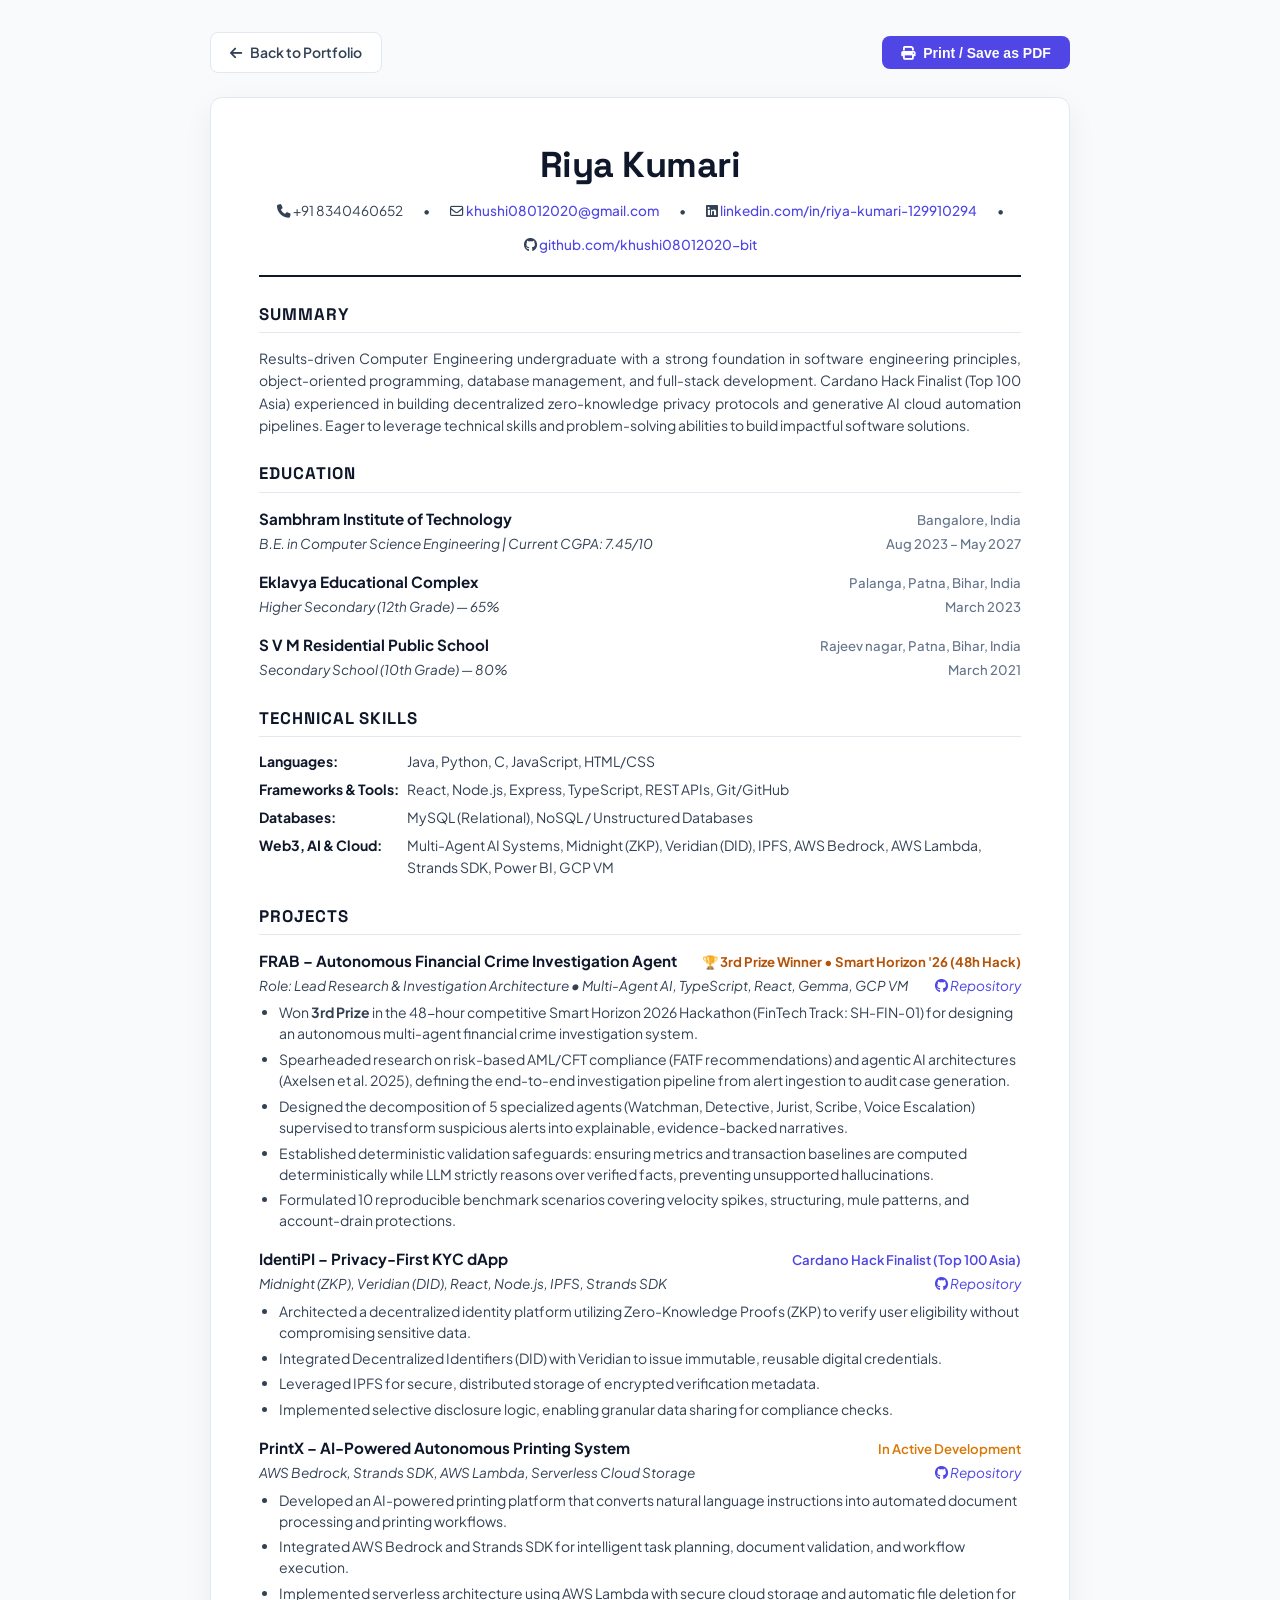
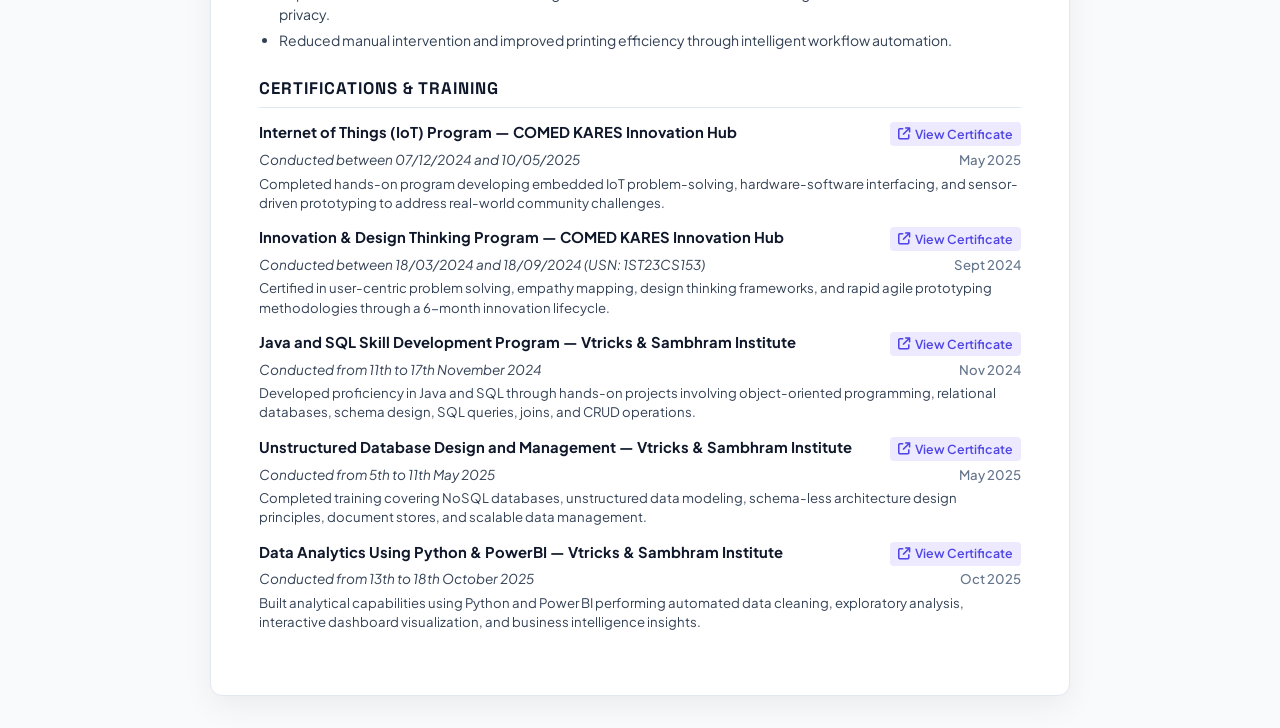
<file: resume.html>
<!DOCTYPE html>
<html lang="en">
<head>
  <meta charset="UTF-8" />
  <meta name="viewport" content="width=device-width, initial-scale=1.0" />
  <title>Riya Kumari - Resume</title>
  <link rel="preconnect" href="https://fonts.googleapis.com">
  <link rel="preconnect" href="https://fonts.gstatic.com" crossorigin>
  <link href="https://fonts.googleapis.com/css2?family=Plus+Jakarta+Sans:wght@300;400;500;600;700;800&family=Space+Grotesk:wght@600;700&display=swap" rel="stylesheet">
  <link rel="stylesheet" href="https://cdnjs.cloudflare.com/ajax/libs/font-awesome/6.5.1/css/all.min.css" />
  <style>
    :root {
      --primary: #0f172a;
      --secondary: #334155;
      --muted: #64748b;
      --accent: #4f46e5;
      --border: #e2e8f0;
      --bg: #f8fafc;
      --card-bg: #ffffff;
    }

    * {
      box-sizing: border-box;
      margin: 0;
      padding: 0;
    }

    body {
      font-family: 'Plus Jakarta Sans', system-ui, sans-serif;
      background-color: var(--bg);
      color: var(--primary);
      line-height: 1.55;
      font-size: 14px;
      padding: 2rem 1rem;
    }

    .resume-wrapper {
      max-width: 860px;
      margin: 0 auto;
      background: var(--card-bg);
      border-radius: 12px;
      padding: 2.5rem 3rem;
      box-shadow: 0 10px 30px rgba(0, 0, 0, 0.06);
      border: 1px solid var(--border);
    }

    .action-bar {
      max-width: 860px;
      margin: 0 auto 1.5rem auto;
      display: flex;
      justify-content: space-between;
      align-items: center;
    }

    .btn {
      display: inline-flex;
      align-items: center;
      gap: 0.5rem;
      padding: 0.55rem 1.2rem;
      font-size: 0.875rem;
      font-weight: 600;
      border-radius: 8px;
      text-decoration: none;
      cursor: pointer;
      border: none;
      transition: all 0.2s;
    }

    .btn-primary {
      background: var(--accent);
      color: #fff;
    }
    .btn-primary:hover {
      background: #4338ca;
    }

    .btn-secondary {
      background: #fff;
      color: var(--secondary);
      border: 1px solid var(--border);
    }
    .btn-secondary:hover {
      background: #f1f5f9;
    }

    /* Header */
    .resume-header {
      border-bottom: 2px solid var(--primary);
      padding-bottom: 1.25rem;
      margin-bottom: 1.5rem;
      text-align: center;
    }

    .resume-name {
      font-family: 'Space Grotesk', sans-serif;
      font-size: 2.25rem;
      font-weight: 700;
      letter-spacing: -0.5px;
      color: var(--primary);
      margin-bottom: 0.4rem;
    }

    .contact-row {
      display: flex;
      flex-wrap: wrap;
      justify-content: center;
      align-items: center;
      gap: 0.75rem 1.25rem;
      font-size: 0.85rem;
      color: var(--secondary);
    }

    .contact-row a {
      color: var(--accent);
      text-decoration: none;
      font-weight: 500;
    }
    .contact-row a:hover {
      text-decoration: underline;
    }

    /* Section styling */
    .section {
      margin-bottom: 1.5rem;
    }

    .section-title {
      font-family: 'Space Grotesk', sans-serif;
      font-size: 1.05rem;
      font-weight: 700;
      text-transform: uppercase;
      letter-spacing: 1px;
      color: var(--primary);
      border-bottom: 1.5px solid var(--border);
      padding-bottom: 0.35rem;
      margin-bottom: 0.85rem;
    }

    /* Summary */
    .summary-text {
      color: var(--secondary);
      text-align: justify;
      line-height: 1.6;
    }

    /* Education & Projects entries */
    .entry {
      margin-bottom: 1rem;
    }
    .entry:last-child {
      margin-bottom: 0;
    }

    .entry-header {
      display: flex;
      justify-content: space-between;
      align-items: baseline;
      font-weight: 700;
      color: var(--primary);
      font-size: 0.95rem;
    }

    .entry-subheader {
      display: flex;
      justify-content: space-between;
      align-items: baseline;
      font-size: 0.85rem;
      color: var(--secondary);
      margin-top: 0.15rem;
      font-style: italic;
    }

    .entry-location, .entry-date {
      font-weight: 500;
      font-style: normal;
      color: var(--muted);
      font-size: 0.825rem;
    }

    ul.bullet-list {
      margin-top: 0.4rem;
      padding-left: 1.25rem;
      color: var(--secondary);
    }

    ul.bullet-list li {
      margin-bottom: 0.3rem;
      line-height: 1.5;
    }

    /* Skills list */
    .skills-grid {
      display: flex;
      flex-direction: column;
      gap: 0.4rem;
    }

    .skills-row {
      display: flex;
      gap: 0.5rem;
      font-size: 0.875rem;
    }

    .skills-label {
      font-weight: 700;
      min-width: 140px;
      color: var(--primary);
    }

    .skills-values {
      color: var(--secondary);
    }

    /* Certifications */
    .cert-item {
      margin-bottom: 0.9rem;
    }
    .cert-item:last-child {
      margin-bottom: 0;
    }

    .cert-title-row {
      display: flex;
      justify-content: space-between;
      align-items: baseline;
      font-size: 0.925rem;
      font-weight: 700;
    }

    .cert-link {
      display: inline-flex;
      align-items: center;
      gap: 0.3rem;
      font-size: 0.775rem;
      color: var(--accent);
      background: #ede9fe;
      padding: 0.15rem 0.5rem;
      border-radius: 4px;
      text-decoration: none;
      font-weight: 600;
      transition: all 0.2s;
    }
    .cert-link:hover {
      background: #ddd6fe;
      text-decoration: none;
    }

    .cert-desc {
      font-size: 0.825rem;
      color: var(--secondary);
      margin-top: 0.2rem;
      line-height: 1.45;
    }

    /* Print styles */
    @media print {
      body {
        background: #fff;
        padding: 0;
      }
      .action-bar {
        display: none !important;
      }
      .resume-wrapper {
        box-shadow: none;
        border: none;
        padding: 0;
        max-width: 100%;
      }
      .cert-link {
        border: 1px solid #cbd5e1;
        background: transparent;
        color: #1e293b;
      }
      a {
        text-decoration: none;
        color: inherit !important;
      }
    }
  </style>
</head>
<body>

  <!-- Top Action Bar -->
  <div class="action-bar">
    <a href="index.html" class="btn btn-secondary">
      <i class="fa-solid fa-arrow-left"></i> Back to Portfolio
    </a>
    <div style="display: flex; gap: 0.75rem;">
      <button onclick="window.print()" class="btn btn-primary">
        <i class="fa-solid fa-print"></i> Print / Save as PDF
      </button>
    </div>
  </div>

  <main class="resume-wrapper">
    <!-- Header -->
    <header class="resume-header">
      <h1 class="resume-name">Riya Kumari</h1>
      <div class="contact-row">
        <span><i class="fa-solid fa-phone"></i> +91 8340460652</span>
        <span>&bull;</span>
        <span><i class="fa-regular fa-envelope"></i> <a href="mailto:khushi08012020@gmail.com">khushi08012020@gmail.com</a></span>
        <span>&bull;</span>
        <span><i class="fa-brands fa-linkedin"></i> <a href="https://www.linkedin.com/in/riya-kumari-129910294" target="_blank">linkedin.com/in/riya-kumari-129910294</a></span>
        <span>&bull;</span>
        <span><i class="fa-brands fa-github"></i> <a href="https://github.com/khushi08012020-bit" target="_blank">github.com/khushi08012020-bit</a></span>
      </div>
    </header>

    <!-- Summary -->
    <section class="section">
      <h2 class="section-title">Summary</h2>
      <p class="summary-text">
        Results-driven Computer Engineering undergraduate with a strong foundation in software engineering principles, object-oriented programming, database management, and full-stack development. Cardano Hack Finalist (Top 100 Asia) experienced in building decentralized zero-knowledge privacy protocols and generative AI cloud automation pipelines. Eager to leverage technical skills and problem-solving abilities to build impactful software solutions.
      </p>
    </section>

    <!-- Education -->
    <section class="section">
      <h2 class="section-title">Education</h2>
      
      <div class="entry">
        <div class="entry-header">
          <span>Sambhram Institute of Technology</span>
          <span class="entry-location">Bangalore, India</span>
        </div>
        <div class="entry-subheader">
          <span>B.E. in Computer Science Engineering | Current CGPA: 7.45/10</span>
          <span class="entry-date">Aug 2023 &ndash; May 2027</span>
        </div>
      </div>

      <div class="entry">
        <div class="entry-header">
          <span>Eklavya Educational Complex</span>
          <span class="entry-location">Palanga, Patna, Bihar, India</span>
        </div>
        <div class="entry-subheader">
          <span>Higher Secondary (12th Grade) &mdash; 65%</span>
          <span class="entry-date">March 2023</span>
        </div>
      </div>

      <div class="entry">
        <div class="entry-header">
          <span>S V M Residential Public School</span>
          <span class="entry-location">Rajeev nagar, Patna, Bihar, India</span>
        </div>
        <div class="entry-subheader">
          <span>Secondary School (10th Grade) &mdash; 80%</span>
          <span class="entry-date">March 2021</span>
        </div>
      </div>
    </section>

    <!-- Technical Skills -->
    <section class="section">
      <h2 class="section-title">Technical Skills</h2>
      <div class="skills-grid">
        <div class="skills-row">
          <span class="skills-label">Languages:</span>
          <span class="skills-values">Java, Python, C, JavaScript, HTML/CSS</span>
        </div>
        <div class="skills-row">
          <span class="skills-label">Frameworks & Tools:</span>
          <span class="skills-values">React, Node.js, Express, TypeScript, REST APIs, Git/GitHub</span>
        </div>
        <div class="skills-row">
          <span class="skills-label">Databases:</span>
          <span class="skills-values">MySQL (Relational), NoSQL / Unstructured Databases</span>
        </div>
        <div class="skills-row">
          <span class="skills-label">Web3, AI & Cloud:</span>
          <span class="skills-values">Multi-Agent AI Systems, Midnight (ZKP), Veridian (DID), IPFS, AWS Bedrock, AWS Lambda, Strands SDK, Power BI, GCP VM</span>
        </div>
      </div>
    </section>

    <!-- Projects -->
    <section class="section">
      <h2 class="section-title">Projects</h2>

      <div class="entry">
        <div class="entry-header">
          <span>FRAB &ndash; Autonomous Financial Crime Investigation Agent</span>
          <span class="entry-date" style="color: #b45309; font-weight: 700;">🏆 3rd Prize Winner &bull; Smart Horizon '26 (48h Hack)</span>
        </div>
        <div class="entry-subheader">
          <span>Role: Lead Research & Investigation Architecture &bull; Multi-Agent AI, TypeScript, React, Gemma, GCP VM</span>
          <span><a href="https://github.com/khushi08012020-bit/FRAB-financial-crime-investigator" target="_blank" style="color: var(--accent); text-decoration: none;"><i class="fa-brands fa-github"></i> Repository</a></span>
        </div>
        <ul class="bullet-list">
          <li>Won <strong>3rd Prize</strong> in the 48-hour competitive Smart Horizon 2026 Hackathon (FinTech Track: SH-FIN-01) for designing an autonomous multi-agent financial crime investigation system.</li>
          <li>Spearheaded research on risk-based AML/CFT compliance (FATF recommendations) and agentic AI architectures (Axelsen et al. 2025), defining the end-to-end investigation pipeline from alert ingestion to audit case generation.</li>
          <li>Designed the decomposition of 5 specialized agents (Watchman, Detective, Jurist, Scribe, Voice Escalation) supervised to transform suspicious alerts into explainable, evidence-backed narratives.</li>
          <li>Established deterministic validation safeguards: ensuring metrics and transaction baselines are computed deterministically while LLM strictly reasons over verified facts, preventing unsupported hallucinations.</li>
          <li>Formulated 10 reproducible benchmark scenarios covering velocity spikes, structuring, mule patterns, and account-drain protections.</li>
        </ul>
      </div>

      <div class="entry">
        <div class="entry-header">
          <span>IdentiPI &ndash; Privacy-First KYC dApp</span>
          <span class="entry-date" style="color: var(--accent); font-weight: 600;">Cardano Hack Finalist (Top 100 Asia)</span>
        </div>
        <div class="entry-subheader">
          <span>Midnight (ZKP), Veridian (DID), React, Node.js, IPFS, Strands SDK</span>
          <span><a href="https://github.com/khushi08012020-bit/IdentiPI." target="_blank" style="color: var(--accent); text-decoration: none;"><i class="fa-brands fa-github"></i> Repository</a></span>
        </div>
        <ul class="bullet-list">
          <li>Architected a decentralized identity platform utilizing Zero-Knowledge Proofs (ZKP) to verify user eligibility without compromising sensitive data.</li>
          <li>Integrated Decentralized Identifiers (DID) with Veridian to issue immutable, reusable digital credentials.</li>
          <li>Leveraged IPFS for secure, distributed storage of encrypted verification metadata.</li>
          <li>Implemented selective disclosure logic, enabling granular data sharing for compliance checks.</li>
        </ul>
      </div>

      <div class="entry">
        <div class="entry-header">
          <span>PrintX &ndash; AI-Powered Autonomous Printing System</span>
          <span class="entry-date" style="color: #d97706; font-weight: 600;">In Active Development</span>
        </div>
        <div class="entry-subheader">
          <span>AWS Bedrock, Strands SDK, AWS Lambda, Serverless Cloud Storage</span>
          <span><a href="https://github.com/khushi08012020-bit/PrintX" target="_blank" style="color: var(--accent); text-decoration: none;"><i class="fa-brands fa-github"></i> Repository</a></span>
        </div>
        <ul class="bullet-list">
          <li>Developed an AI-powered printing platform that converts natural language instructions into automated document processing and printing workflows.</li>
          <li>Integrated AWS Bedrock and Strands SDK for intelligent task planning, document validation, and workflow execution.</li>
          <li>Implemented serverless architecture using AWS Lambda with secure cloud storage and automatic file deletion for privacy.</li>
          <li>Reduced manual intervention and improved printing efficiency through intelligent workflow automation.</li>
        </ul>
      </div>
    </section>

    <!-- Certifications -->
    <section class="section">
      <h2 class="section-title">Certifications & Training</h2>

      <div class="cert-item">
        <div class="cert-title-row">
          <span>Internet of Things (IoT) Program &mdash; COMED KARES Innovation Hub</span>
          <a href="assets/certificates/internet-of-things-iot.jpg" target="_blank" class="cert-link">
            <i class="fa-solid fa-arrow-up-right-from-square"></i> View Certificate
          </a>
        </div>
        <div class="entry-subheader">
          <span>Conducted between 07/12/2024 and 10/05/2025</span>
          <span class="entry-date">May 2025</span>
        </div>
        <p class="cert-desc">
          Completed hands-on program developing embedded IoT problem-solving, hardware-software interfacing, and sensor-driven prototyping to address real-world community challenges.
        </p>
      </div>

      <div class="cert-item">
        <div class="cert-title-row">
          <span>Innovation & Design Thinking Program &mdash; COMED KARES Innovation Hub</span>
          <a href="assets/certificates/innovation-design-thinking.jpg" target="_blank" class="cert-link">
            <i class="fa-solid fa-arrow-up-right-from-square"></i> View Certificate
          </a>
        </div>
        <div class="entry-subheader">
          <span>Conducted between 18/03/2024 and 18/09/2024 (USN: 1ST23CS153)</span>
          <span class="entry-date">Sept 2024</span>
        </div>
        <p class="cert-desc">
          Certified in user-centric problem solving, empathy mapping, design thinking frameworks, and rapid agile prototyping methodologies through a 6-month innovation lifecycle.
        </p>
      </div>

      <div class="cert-item">
        <div class="cert-title-row">
          <span>Java and SQL Skill Development Program &mdash; Vtricks & Sambhram Institute</span>
          <a href="assets/certificates/java-sql-skill-development.jpg" target="_blank" class="cert-link">
            <i class="fa-solid fa-arrow-up-right-from-square"></i> View Certificate
          </a>
        </div>
        <div class="entry-subheader">
          <span>Conducted from 11th to 17th November 2024</span>
          <span class="entry-date">Nov 2024</span>
        </div>
        <p class="cert-desc">
          Developed proficiency in Java and SQL through hands-on projects involving object-oriented programming, relational databases, schema design, SQL queries, joins, and CRUD operations.
        </p>
      </div>

      <div class="cert-item">
        <div class="cert-title-row">
          <span>Unstructured Database Design and Management &mdash; Vtricks & Sambhram Institute</span>
          <a href="assets/certificates/unstructured-database-nosql.jpg" target="_blank" class="cert-link">
            <i class="fa-solid fa-arrow-up-right-from-square"></i> View Certificate
          </a>
        </div>
        <div class="entry-subheader">
          <span>Conducted from 5th to 11th May 2025</span>
          <span class="entry-date">May 2025</span>
        </div>
        <p class="cert-desc">
          Completed training covering NoSQL databases, unstructured data modeling, schema-less architecture design principles, document stores, and scalable data management.
        </p>
      </div>

      <div class="cert-item">
        <div class="cert-title-row">
          <span>Data Analytics Using Python & PowerBI &mdash; Vtricks & Sambhram Institute</span>
          <a href="assets/certificates/data-analytics-python-powerbi.jpg" target="_blank" class="cert-link">
            <i class="fa-solid fa-arrow-up-right-from-square"></i> View Certificate
          </a>
        </div>
        <div class="entry-subheader">
          <span>Conducted from 13th to 18th October 2025</span>
          <span class="entry-date">Oct 2025</span>
        </div>
        <p class="cert-desc">
          Built analytical capabilities using Python and Power BI performing automated data cleaning, exploratory analysis, interactive dashboard visualization, and business intelligence insights.
        </p>
      </div>
    </section>
  </main>

</body>
</html>
</file>
